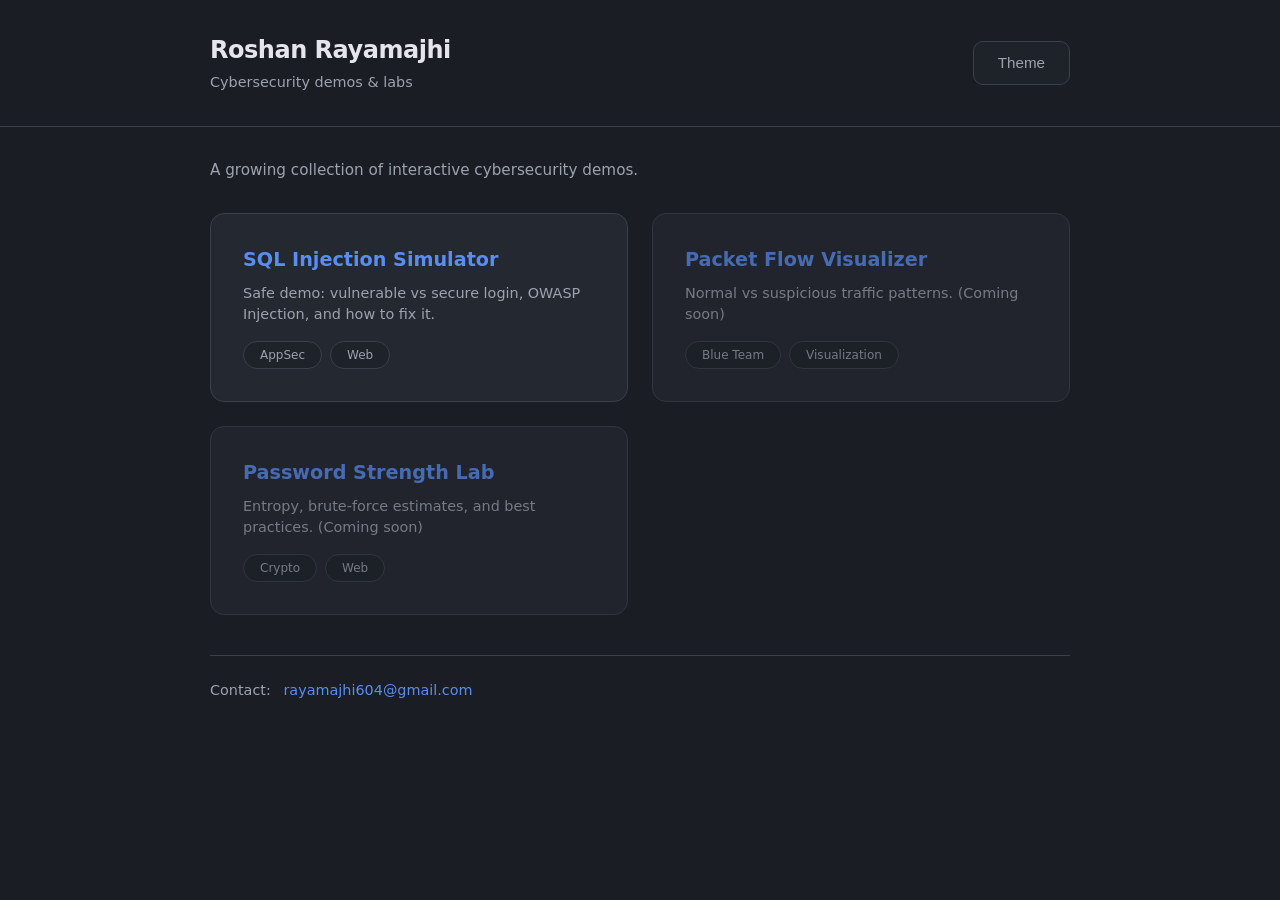
<file: index.html>
<!DOCTYPE html>
<html lang="en">
<head>
  <meta charset="utf-8" />
  <meta name="viewport" content="width=device-width, initial-scale=1" />
  <title>Roshan Rayamajhi — Labs</title>
  <link rel="stylesheet" href="styles.css" />
</head>
<body>
  <header class="header">
    <div class="header__inner">
      <div class="brand">
        <div class="brand__name">Roshan Rayamajhi</div>
        <div class="brand__tag">Cybersecurity demos & labs</div>
      </div>
      <button class="theme-btn" id="themeBtn" type="button" aria-label="Toggle dark or light theme">
        Theme
      </button>
    </div>
  </header>

  <main class="main">
    <p class="intro">A growing collection of interactive cybersecurity demos.</p>

    <section class="grid" aria-label="Projects">
      <a class="card" href="./projects/sql-injection-simulator/" aria-label="Open SQL Injection Simulator">
        <div class="card__title">SQL Injection Simulator</div>
        <div class="card__desc">Safe demo: vulnerable vs secure login, OWASP Injection, and how to fix it.</div>
        <div class="card__meta">
          <span class="pill">AppSec</span>
          <span class="pill">Web</span>
        </div>
      </a>

      <div class="card card--soon" aria-label="Coming soon">
        <div class="card__title">Packet Flow Visualizer</div>
        <div class="card__desc">Normal vs suspicious traffic patterns. (Coming soon)</div>
        <div class="card__meta">
          <span class="pill">Blue Team</span>
          <span class="pill">Visualization</span>
        </div>
      </div>

      <div class="card card--soon" aria-label="Coming soon">
        <div class="card__title">Password Strength Lab</div>
        <div class="card__desc">Entropy, brute-force estimates, and best practices. (Coming soon)</div>
        <div class="card__meta">
          <span class="pill">Crypto</span>
          <span class="pill">Web</span>
        </div>
      </div>
    </section>

    <footer class="footer">
      <span class="footer__label">Contact:</span>
      <a class="footer__link" href="mailto:rayamajhi604@gmail.com">rayamajhi604@gmail.com</a>
    </footer>
  </main>

  <script src="app.js"></script>
</body>
</html>
</file>
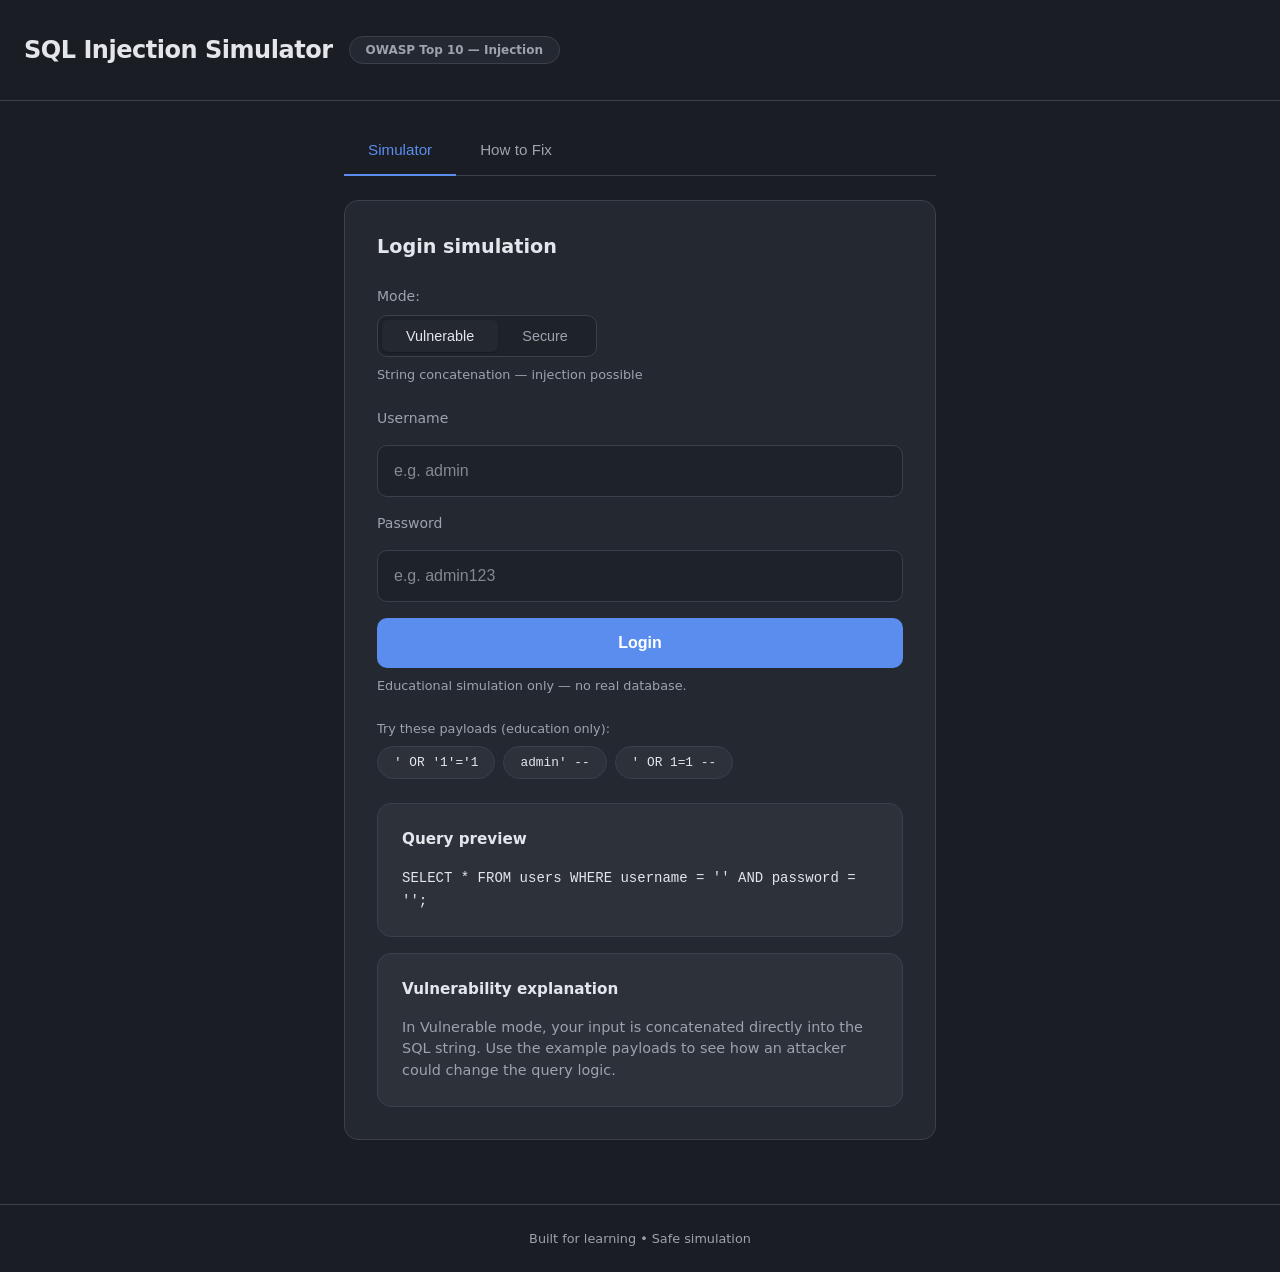
<file: projects/sql-injection-simulator/index.html>
<!DOCTYPE html>
<html lang="en">
<head>
  <meta charset="UTF-8">
  <meta name="viewport" content="width=device-width, initial-scale=1.0">
  <title>SQL Injection Simulator — Safe Demo</title>
  <link rel="stylesheet" href="style.css">
</head>
<body>
  <header class="header">
    <h1 class="header__title">SQL Injection Simulator</h1>
    <span class="badge" aria-label="OWASP category">OWASP Top 10 — Injection</span>
  </header>

  <main class="main">
    <div class="tabs" role="tablist" aria-label="Main navigation">
      <button type="button" class="tabs__btn tabs__btn--active" role="tab" id="tab-simulator" aria-selected="true" aria-controls="panel-simulator" tabindex="0">Simulator</button>
      <button type="button" class="tabs__btn" role="tab" id="tab-fix" aria-selected="false" aria-controls="panel-fix" tabindex="-1">How to Fix</button>
    </div>

    <div class="tab-panels">
      <!-- Tab 1: Simulator -->
      <section id="panel-simulator" class="tab-panel tab-panel--active" role="tabpanel" aria-labelledby="tab-simulator">
        <div class="card">
          <h2 class="card__title">Login simulation</h2>

          <div class="mode-toggle">
            <span class="mode-toggle__label">Mode:</span>
            <div class="segmented" role="group" aria-label="Simulation mode">
              <button type="button" class="segmented__opt segmented__opt--active" data-mode="vulnerable" aria-pressed="true">Vulnerable</button>
              <button type="button" class="segmented__opt" data-mode="secure" aria-pressed="false">Secure</button>
            </div>
            <span class="mode-toggle__hint" id="mode-hint">String concatenation — injection possible</span>
          </div>

          <form class="login-form" id="login-form" novalidate>
            <label class="login-form__label" for="username">Username</label>
            <input type="text" id="username" class="login-form__input" name="username" autocomplete="username" placeholder="e.g. admin">
            <label class="login-form__label" for="password">Password</label>
            <input type="password" id="password" class="login-form__input" name="password" autocomplete="current-password" placeholder="e.g. admin123">
            <button type="submit" class="btn btn--primary">Login</button>
          </form>
          <p class="helper">Educational simulation only — no real database.</p>

          <div class="payload-chips">
            <span class="payload-chips__label">Try these payloads (education only):</span>
            <div class="payload-chips__list">
              <button type="button" class="chip" data-payload="' OR '1'='1" data-field="password">' OR '1'='1</button>
              <button type="button" class="chip" data-payload="admin' --" data-field="username">admin' --</button>
              <button type="button" class="chip" data-payload="' OR 1=1 --" data-field="password">' OR 1=1 --</button>
            </div>
          </div>

          <div class="query-preview card card--nested">
            <h3 class="query-preview__title">Query preview</h3>
            <div class="query-preview__code" id="query-preview" aria-live="polite">
              <code id="query-preview-content">SELECT * FROM users WHERE username = '' AND password = '';</code>
            </div>
          </div>

          <div class="vuln-explanation card card--nested">
            <h3 class="vuln-explanation__title">Vulnerability explanation</h3>
            <div class="vuln-explanation__body" id="vuln-explanation" aria-live="polite">
              <p>Enter credentials or use an example payload. In <strong>Vulnerable</strong> mode, injection-like input can change the query logic.</p>
            </div>
          </div>

          <div class="result-panel card card--nested" id="result-panel" aria-live="polite" aria-atomic="true" hidden>
            <div class="result-panel__status" id="result-status"></div>
            <p class="result-panel__message" id="result-message"></p>
          </div>
        </div>
      </section>

      <!-- Tab 2: How to Fix -->
      <section id="panel-fix" class="tab-panel" role="tabpanel" aria-labelledby="tab-fix" hidden>
        <div class="card">
          <h2 class="card__title">Preventing SQL injection</h2>
          <ul class="fix-list">
            <li>Never concatenate user input into SQL strings.</li>
            <li>Use parameterized queries / prepared statements so the database treats input as data, not code.</li>
            <li>Validate and sanitize input; use least-privilege database accounts.</li>
            <li>Consider a WAF and security logging for detection.</li>
          </ul>

          <h3 class="fix-section__title">Python — parameterized query</h3>
          <div class="code-block-wrap">
            <button type="button" class="code-block__copy" data-target="snippet-python" aria-label="Copy Python snippet">Copy</button>
            <pre class="code-block" id="snippet-python"><code>import sqlite3

conn = sqlite3.connect('app.db')
cursor = conn.cursor()

# Safe: placeholders, then pass values separately
username = request.form.get('username')
password = request.form.get('password')
cursor.execute(
    "SELECT * FROM users WHERE username = ? AND password = ?",
    (username, password)
)
row = cursor.fetchone()</code></pre>
          </div>

          <h3 class="fix-section__title">Node.js — parameterized query</h3>
          <div class="code-block-wrap">
            <button type="button" class="code-block__copy" data-target="snippet-node" aria-label="Copy Node.js snippet">Copy</button>
            <pre class="code-block" id="snippet-node"><code>const mysql = require('mysql2/promise');

const [rows] = await connection.execute(
  'SELECT * FROM users WHERE username = ? AND password = ?',
  [username, password]
);</code></pre>
          </div>

          <div class="owasp-note">
            <strong>OWASP Top 10: Injection</strong> — Injection flaws occur when untrusted data is sent to an interpreter as part of a command or query. Use parameterized queries and allowlists to prevent injection.
          </div>
        </div>
      </section>
    </div>
  </main>

  <footer class="footer">
    Built for learning • Safe simulation
  </footer>

  <script src="app.js"></script>
</body>
</html>
</file>
<file: styles.css>
/* --- Design tokens (match SQL Injection Simulator) --- */
:root {
  --space-xs: 0.25rem;
  --space-sm: 0.5rem;
  --space-md: 1rem;
  --space-lg: 1.5rem;
  --space-xl: 2rem;
  --space-2xl: 2.5rem;
  --radius-sm: 6px;
  --radius-md: 10px;
  --radius-lg: 14px;
  --radius-pill: 9999px;
  --content-max: 900px;
  --pad-h: 1.25rem;
  --bg-page: #1a1d23;
  --bg-card: #242830;
  --border: #3a404c;
  --bg-input: #1e2229;
  --text: #e4e6eb;
  --text-muted: #9ca3af;
  --accent: #5b8def;
  --accent-hover: #7aa3f5;
  --transition: 0.2s ease;
}

[data-theme="light"] {
  --bg-page: #f0f2f5;
  --bg-card: #ffffff;
  --border: #d1d5db;
  --bg-input: #e5e7eb;
  --text: #1f2937;
  --text-muted: #6b7280;
  --accent: #2563eb;
  --accent-hover: #1d4ed8;
}

/* --- Reset & base --- */
*, *::before, *::after {
  box-sizing: border-box;
}

body {
  margin: 0;
  min-height: 100vh;
  font-family: system-ui, -apple-system, BlinkMacSystemFont, 'Segoe UI', Roboto, sans-serif;
  font-size: 16px;
  line-height: 1.5;
  color: var(--text);
  background: var(--bg-page);
  -webkit-font-smoothing: antialiased;
}

/* --- Header --- */
.header {
  border-bottom: 1px solid var(--border);
}

.header__inner {
  max-width: var(--content-max);
  margin: 0 auto;
  padding: var(--space-xl) var(--pad-h);
  display: flex;
  align-items: center;
  justify-content: space-between;
  gap: var(--space-md);
}

.brand {
  min-width: 0;
}

.brand__name {
  margin: 0;
  font-size: 1.5rem;
  font-weight: 700;
  letter-spacing: -0.02em;
  color: var(--text);
}

.brand__tag {
  margin: var(--space-xs) 0 0;
  font-size: 0.9rem;
  color: var(--text-muted);
}

.theme-btn {
  flex-shrink: 0;
  min-height: 44px;
  padding: var(--space-sm) var(--space-lg);
  font-size: 0.95rem;
  font-weight: 500;
  color: var(--text-muted);
  background: var(--bg-input);
  border: 1px solid var(--border);
  border-radius: var(--radius-md);
  cursor: pointer;
  transition: color var(--transition), background var(--transition), border-color var(--transition);
}

.theme-btn:hover {
  color: var(--text);
}

.theme-btn:focus-visible {
  outline: 2px solid var(--accent);
  outline-offset: 2px;
}

/* --- Main --- */
.main {
  max-width: var(--content-max);
  margin: 0 auto;
  padding: var(--space-xl) var(--pad-h);
}

.intro {
  margin: 0 0 var(--space-xl);
  font-size: 0.95rem;
  color: var(--text-muted);
  line-height: 1.5;
}

/* --- Grid --- */
.grid {
  display: grid;
  grid-template-columns: repeat(2, minmax(0, 1fr));
  gap: var(--space-lg);
}

/* --- Cards --- */
.card {
  display: block;
  text-decoration: none;
  color: inherit;
  background: var(--bg-card);
  border: 1px solid var(--border);
  border-radius: var(--radius-lg);
  padding: var(--space-xl);
  transition: transform var(--transition), border-color var(--transition), box-shadow var(--transition);
}

.card:hover {
  transform: translateY(-2px);
  border-color: var(--accent);
  box-shadow: 0 4px 12px rgba(0, 0, 0, 0.15);
}

.card:focus-visible {
  outline: 2px solid var(--accent);
  outline-offset: 2px;
}

.card__title {
  margin: 0 0 var(--space-sm);
  font-size: 1.2rem;
  font-weight: 600;
  color: var(--accent);
}

.card__desc {
  margin: 0;
  font-size: 0.9rem;
  color: var(--text-muted);
  line-height: 1.45;
  word-wrap: break-word;
}

.card__meta {
  margin-top: var(--space-md);
  display: flex;
  flex-wrap: wrap;
  gap: var(--space-sm);
}

.pill {
  font-size: 0.75rem;
  font-weight: 500;
  padding: var(--space-xs) var(--space-md);
  border-radius: var(--radius-pill);
  border: 1px solid var(--border);
  background: var(--bg-input);
  color: var(--text-muted);
}

.card--soon {
  opacity: 0.7;
  cursor: default;
  pointer-events: none;
}

.card--soon:hover {
  transform: none;
  border-color: var(--border);
  box-shadow: none;
}

/* --- Footer --- */
.footer {
  margin-top: var(--space-2xl);
  padding-top: var(--space-lg);
  border-top: 1px solid var(--border);
  font-size: 0.9rem;
  color: var(--text-muted);
}

.footer__label {
  margin-right: var(--space-sm);
}

.footer__link {
  color: var(--accent);
  text-decoration: none;
}

.footer__link:hover {
  color: var(--accent-hover);
  text-decoration: underline;
}

.footer__link:focus-visible {
  outline: 2px solid var(--accent);
  outline-offset: 2px;
}

/* --- Responsive --- */
@media (max-width: 680px) {
  :root {
    --pad-h: 1rem;
  }

  .header__inner {
    padding-top: var(--space-lg);
    padding-bottom: var(--space-lg);
  }

  .main {
    padding-top: var(--space-lg);
  }

  .grid {
    grid-template-columns: 1fr;
    gap: var(--space-md);
  }

  .card {
    padding: var(--space-lg);
  }

  .card__title {
    font-size: 1.1rem;
  }

  .card__desc {
    font-size: 0.875rem;
  }

  .footer {
    margin-top: var(--space-xl);
    padding-top: var(--space-md);
  }
}

@media (max-width: 400px) {
  :root {
    --pad-h: 0.75rem;
  }

  .brand__name {
    font-size: 1.25rem;
  }

  .brand__tag {
    font-size: 0.85rem;
  }

  .theme-btn {
    padding: var(--space-sm) var(--space-md);
    font-size: 0.9rem;
  }
}
</file>
<file: projects/sql-injection-simulator/style.css>
/* --- Design tokens --- */
:root {
  --space-xs: 0.25rem;
  --space-sm: 0.5rem;
  --space-md: 1rem;
  --space-lg: 1.5rem;
  --space-xl: 2rem;
  --space-2xl: 2.5rem;
  --radius-sm: 6px;
  --radius-md: 10px;
  --radius-lg: 14px;
  --radius-pill: 9999px;
  --bg-page: #1a1d23;
  --bg-card: #242830;
  --bg-card-nested: #2c313a;
  --bg-input: #1e2229;
  --border: #3a404c;
  --text: #e4e6eb;
  --text-muted: #9ca3af;
  --accent: #5b8def;
  --accent-hover: #7aa3f5;
  --success: #34c759;
  --warning: #ff9f43;
  --danger: #ef4444;
  --code-bg: #1e2229;
  --highlight-injection: rgba(255, 159, 67, 0.35);
  --transition: 0.2s ease;
}

/* --- Reset & base --- */
*, *::before, *::after {
  box-sizing: border-box;
}

body {
  margin: 0;
  min-height: 100vh;
  font-family: system-ui, -apple-system, BlinkMacSystemFont, 'Segoe UI', Roboto, sans-serif;
  font-size: 16px;
  line-height: 1.5;
  color: var(--text);
  background: var(--bg-page);
  -webkit-font-smoothing: antialiased;
}

/* --- Layout --- */
.main {
  max-width: 640px;
  margin: 0 auto;
  padding: var(--space-lg);
}

/* --- Header --- */
.header {
  display: flex;
  flex-wrap: wrap;
  align-items: center;
  gap: var(--space-md);
  padding: var(--space-xl) var(--space-lg);
  border-bottom: 1px solid var(--border);
}

.header__title {
  margin: 0;
  font-size: 1.5rem;
  font-weight: 700;
  letter-spacing: -0.02em;
}

.badge {
  display: inline-block;
  padding: var(--space-xs) var(--space-md);
  font-size: 0.75rem;
  font-weight: 600;
  color: var(--text-muted);
  background: var(--bg-card);
  border: 1px solid var(--border);
  border-radius: var(--radius-pill);
}

/* --- Tabs --- */
.tabs {
  display: flex;
  gap: 0;
  margin-bottom: var(--space-lg);
  border-bottom: 1px solid var(--border);
}

.tabs__btn {
  padding: var(--space-md) var(--space-lg);
  font-size: 0.95rem;
  font-weight: 500;
  color: var(--text-muted);
  background: transparent;
  border: none;
  border-bottom: 2px solid transparent;
  margin-bottom: -1px;
  cursor: pointer;
  transition: color var(--transition), border-color var(--transition), opacity var(--transition);
  border-radius: var(--radius-sm) var(--radius-sm) 0 0;
}

.tabs__btn:hover {
  color: var(--text);
}

.tabs__btn:focus-visible {
  outline: 2px solid var(--accent);
  outline-offset: 2px;
}

.tabs__btn--active {
  color: var(--accent);
  border-bottom-color: var(--accent);
}

.tab-panels {
  position: relative;
}

.tab-panel {
  animation: tabIn 0.25s ease;
}

.tab-panel--active {
  display: block;
}

@keyframes tabIn {
  from {
    opacity: 0;
    transform: translateY(4px);
  }
  to {
    opacity: 1;
    transform: translateY(0);
  }
}

/* --- Cards --- */
.card {
  background: var(--bg-card);
  border: 1px solid var(--border);
  border-radius: var(--radius-lg);
  padding: var(--space-xl);
}

.card--nested {
  background: var(--bg-card-nested);
  margin-top: var(--space-md);
  padding: var(--space-lg);
}

.card__title {
  margin: 0 0 var(--space-lg);
  font-size: 1.2rem;
  font-weight: 600;
}

/* --- Mode toggle --- */
.mode-toggle {
  margin-bottom: var(--space-lg);
}

.mode-toggle__label {
  display: block;
  font-size: 0.875rem;
  font-weight: 500;
  margin-bottom: var(--space-sm);
  color: var(--text-muted);
}

.segmented {
  display: inline-flex;
  background: var(--bg-input);
  border-radius: var(--radius-md);
  padding: var(--space-xs);
  border: 1px solid var(--border);
}

.segmented__opt {
  padding: var(--space-sm) var(--space-lg);
  font-size: 0.9rem;
  font-weight: 500;
  color: var(--text-muted);
  background: transparent;
  border: none;
  border-radius: var(--radius-sm);
  cursor: pointer;
  transition: color var(--transition), background var(--transition);
}

.segmented__opt:hover {
  color: var(--text);
}

.segmented__opt:focus-visible {
  outline: 2px solid var(--accent);
  outline-offset: 2px;
}

.segmented__opt--active {
  color: var(--text);
  background: var(--bg-card);
  box-shadow: 0 1px 2px rgba(0, 0, 0, 0.2);
}

.mode-toggle__hint {
  display: block;
  margin-top: var(--space-sm);
  font-size: 0.8rem;
  color: var(--text-muted);
}

/* --- Login form --- */
.login-form {
  display: flex;
  flex-direction: column;
  gap: var(--space-md);
  margin-bottom: var(--space-sm);
}

.login-form__label {
  font-size: 0.875rem;
  font-weight: 500;
  color: var(--text-muted);
}

.login-form__input {
  padding: var(--space-md);
  font-size: 1rem;
  color: var(--text);
  background: var(--bg-input);
  border: 1px solid var(--border);
  border-radius: var(--radius-md);
  width: 100%;
}

.login-form__input:focus {
  outline: none;
  border-color: var(--accent);
  box-shadow: 0 0 0 3px rgba(91, 141, 239, 0.2);
}

.login-form__input::placeholder {
  color: var(--text-muted);
  opacity: 0.8;
}

.helper {
  margin: 0 0 var(--space-lg);
  font-size: 0.8rem;
  color: var(--text-muted);
}

/* --- Buttons --- */
.btn {
  padding: var(--space-md) var(--space-lg);
  font-size: 1rem;
  font-weight: 600;
  border: none;
  border-radius: var(--radius-md);
  cursor: pointer;
  transition: background var(--transition), transform 0.1s ease;
}

.btn:focus-visible {
  outline: 2px solid var(--accent);
  outline-offset: 2px;
}

.btn--primary {
  color: #fff;
  background: var(--accent);
}

.btn--primary:hover {
  background: var(--accent-hover);
}

.btn--primary:active {
  transform: scale(0.98);
}

/* --- Payload chips --- */
.payload-chips {
  margin-bottom: var(--space-lg);
}

.payload-chips__label {
  display: block;
  font-size: 0.8rem;
  color: var(--text-muted);
  margin-bottom: var(--space-sm);
}

.payload-chips__list {
  display: flex;
  flex-wrap: wrap;
  gap: var(--space-sm);
}

.chip {
  padding: var(--space-sm) var(--space-md);
  font-size: 0.8rem;
  font-family: ui-monospace, monospace;
  color: var(--text);
  background: var(--bg-card-nested);
  border: 1px solid var(--border);
  border-radius: var(--radius-pill);
  cursor: pointer;
  transition: background var(--transition), border-color var(--transition);
}

.chip:hover {
  background: var(--bg-input);
  border-color: var(--accent);
}

.chip:focus-visible {
  outline: 2px solid var(--accent);
  outline-offset: 2px;
}

/* --- Query preview --- */
.query-preview__title,
.vuln-explanation__title,
.result-panel__status {
  margin: 0 0 var(--space-md);
  font-size: 0.95rem;
  font-weight: 600;
  color: var(--text);
}

.query-preview__code {
  font-family: ui-monospace, 'Cascadia Code', 'Consolas', monospace;
  font-size: 0.875rem;
  line-height: 1.6;
  color: var(--text);
  overflow-x: auto;
}

.query-preview__code code {
  display: block;
  white-space: pre-wrap;
  word-break: break-all;
}

.query-preview__code .highlight {
  white-space: pre-wrap;
  background: var(--highlight-injection);
  padding: 1px 4px;
  border-radius: 3px;
  font-weight: 500;
}

/* --- Vulnerability explanation --- */
.vuln-explanation__body {
  font-size: 0.9rem;
  color: var(--text-muted);
}

.vuln-explanation__body p {
  margin: 0 0 var(--space-sm);
}

.vuln-explanation__body p:last-child {
  margin-bottom: 0;
}

/* --- Result panel --- */
.result-panel {
  border-left: 4px solid var(--border);
}

.result-panel--success {
  border-left-color: var(--success);
}

.result-panel--bypass {
  border-left-color: var(--warning);
}

.result-panel--fail {
  border-left-color: var(--danger);
}

.result-panel__status {
  margin-bottom: var(--space-sm);
}

.result-panel__message {
  margin: 0;
  font-size: 0.9rem;
  color: var(--text-muted);
}

/* --- How to Fix: list & sections --- */
.fix-list {
  margin: 0 0 var(--space-xl);
  padding-left: 1.25rem;
  color: var(--text-muted);
}

.fix-list li {
  margin-bottom: var(--space-sm);
}

.fix-section__title {
  margin: 0 0 var(--space-md);
  font-size: 1rem;
  font-weight: 600;
  color: var(--text);
}

/* --- Code blocks --- */
.code-block-wrap {
  position: relative;
  margin-bottom: var(--space-xl);
}

.code-block__copy {
  position: absolute;
  top: var(--space-sm);
  right: var(--space-sm);
  padding: var(--space-sm) var(--space-md);
  font-size: 0.75rem;
  font-weight: 500;
  color: var(--text-muted);
  background: var(--bg-card);
  border: 1px solid var(--border);
  border-radius: var(--radius-sm);
  cursor: pointer;
  transition: color var(--transition), border-color var(--transition);
}

.code-block__copy:hover {
  color: var(--accent);
  border-color: var(--accent);
}

.code-block {
  margin: 0;
  padding: var(--space-lg);
  font-family: ui-monospace, 'Cascadia Code', 'Consolas', monospace;
  font-size: 0.85rem;
  line-height: 1.5;
  color: var(--text);
  background: var(--code-bg);
  border: 1px solid var(--border);
  border-radius: var(--radius-md);
  overflow-x: auto;
}

.code-block code {
  white-space: pre;
}

/* --- OWASP note --- */
.owasp-note {
  padding: var(--space-lg);
  font-size: 0.9rem;
  color: var(--text-muted);
  background: var(--bg-card-nested);
  border: 1px solid var(--border);
  border-radius: var(--radius-md);
}

/* --- Footer --- */
.footer {
  margin-top: var(--space-2xl);
  padding: var(--space-lg);
  text-align: center;
  font-size: 0.8rem;
  color: var(--text-muted);
  border-top: 1px solid var(--border);
}

/* --- Responsive --- */
@media (max-width: 480px) {
  .header {
    flex-direction: column;
    align-items: flex-start;
  }

  .main {
    padding: var(--space-md);
  }

  .card {
    padding: var(--space-lg);
  }

  .segmented__opt {
    padding: var(--space-sm) var(--space-md);
    font-size: 0.85rem;
  }

  .payload-chips__list {
    flex-direction: column;
  }

  .chip {
    width: 100%;
    text-align: left;
  }
}
</file>
